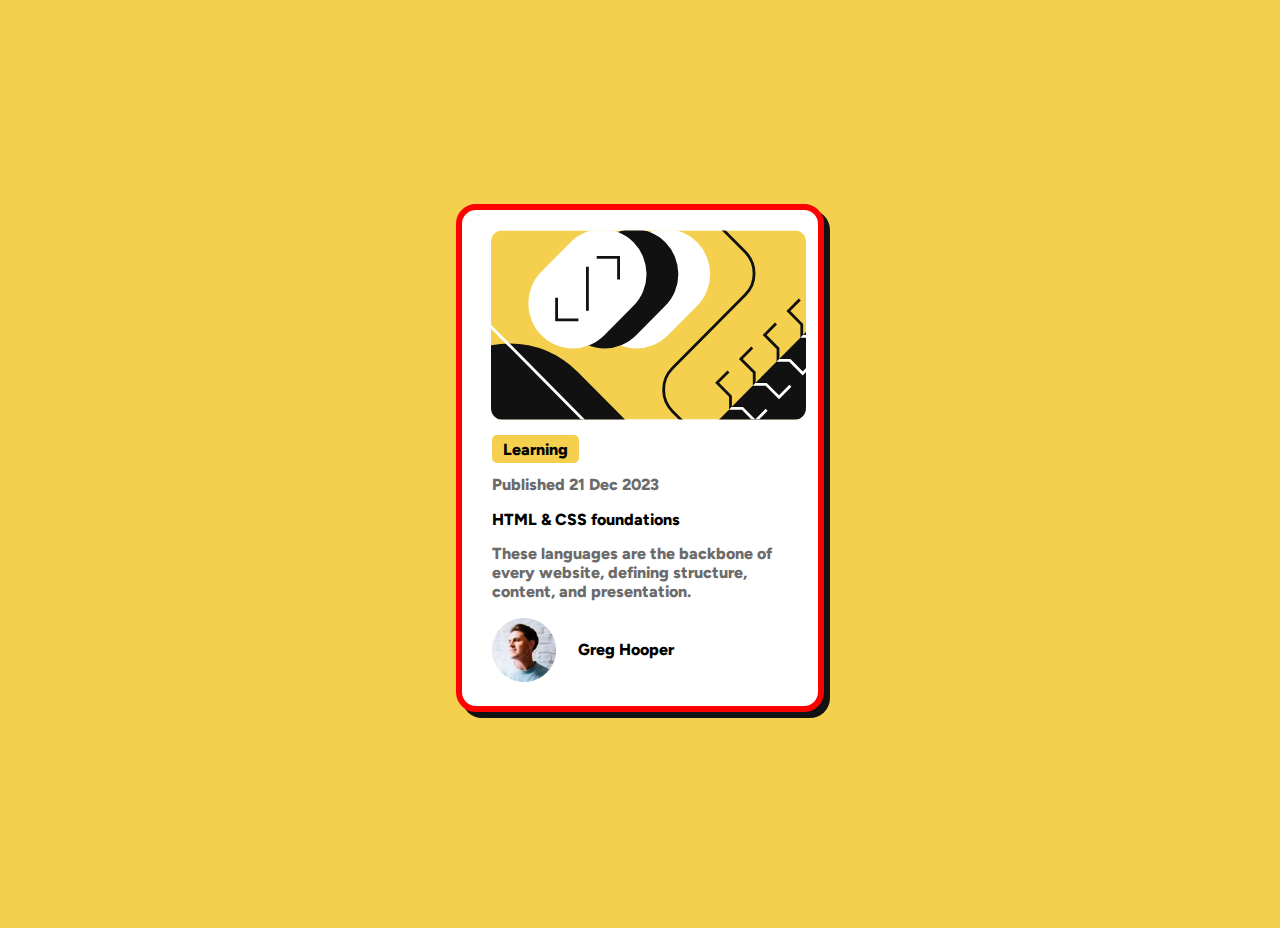
<file: index.html>
<!DOCTYPE html>
<html lang="en">
<head>
  <meta charset="UTF-8">
  <meta name="viewport" content="width=device-width, initial-scale=1.0"> <!-- displays site properly based on user's device -->

  <link rel="icon" type="image/png" sizes="32x32" href="./assets/images/favicon-32x32.png">
  <link rel="stylesheet" href="style.css">
  <link rel="preconnect" href="https://fonts.googleapis.com">
  <link rel="preconnect" href="https://fonts.gstatic.com" crossorigin>
  <link href="https://fonts.googleapis.com/css2?family=Figtree:ital,wght@0,300..900;1,300..900&family=Roboto+Condensed:ital,wght@0,100..900;1,100..900&display=swap" rel="stylesheet">
  
  <title>Frontend Mentor | Blog preview card</title>

  <!-- Feel free to remove these styles or customise in your own stylesheet 👍 -->
  <style>
    .attribution { font-size: 11px; text-align: center; }
    .attribution a { color: hsl(228, 45%, 44%); }
  </style>
</head>
<body>
<main class="container">
    
      <div class="card">
        <img src="assets/images/illustration-article.svg" alt="" class="layout">
        <p class="box1"><span class="box">Learning</span></p>
        <p class="date">Published 21 Dec 2023</p>
        <p class="title">HTML & CSS foundations</p>
        <p class="text">These languages are the backbone of every website, defining structure, content, and presentation.</p>
        <div class="author-data">
          <img src="assets/images/image-avatar.webp" alt="author" class="image">
          <p class="greg">Greg Hooper</p>
        </div>
      </div>
</main>
  
  <footer>
    <div class="attribution">
      Challenge by <a href="https://www.frontendmentor.io?ref=challenge" target="_blank">Frontend Mentor</a>.
      Coded by <a href="#">ATB</a>.
    </div>
  </footer>
</body>
</html>
</file>
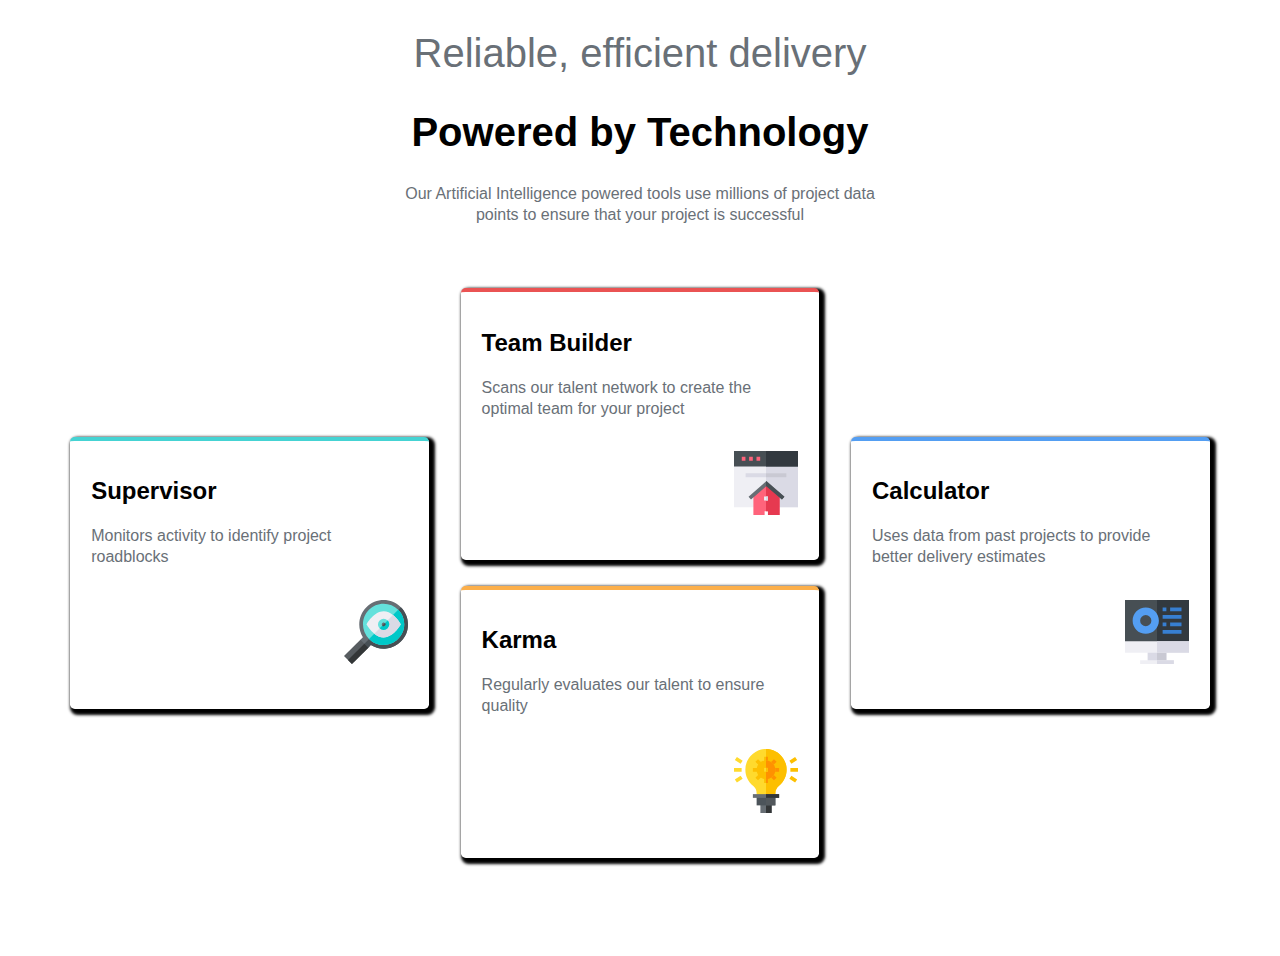
<file: four-card-feature-section-master/index.html>
<!DOCTYPE html>
<html lang="en">
<head>
  <meta charset="UTF-8">
  <meta name="viewport" content="width=device-width, initial-scale=1.0"> <!-- displays site properly based on user's device -->

  <link rel="icon" type="image/png" sizes="32x32" href="./images/favicon-32x32.png">
  <link rel="stylesheet" href="style.css">
  
  <title>Frontend Mentor | Four card feature section</title>

  <!-- Feel free to remove these styles or customise in your own stylesheet 👍 -->
  <style>
    .attribution { font-size: 11px; text-align: center; }
    .attribution a { color: hsl(228, 45%, 44%); }
    
  </style>
</head>
<body>
    <header>
      <section><h1 class="rel">Reliable, efficient delivery</h1><h1 class="power">Powered by Technology</h1>
        <span>Our Artificial Intelligence powered tools use millions of project data</span> <div class="point">points to ensure that your project is successful</div>
      </section>
    </header>
  <main class="container">
    <div class="text">
      <div class="col"> 
        <div class="card sup">
          <h2>Supervisor</h2>
          <p>Monitors activity to identify project roadblocks</p>
          <img src="images/icon-supervisor.svg" alt="" class="supervisor">
        </div>
      </div>
      <div class="col two">
        <div class="card build">
          <h2>Team Builder</h2>
          <p>Scans our talent network to create the optimal team for your project</p>
          <img src="images/icon-team-builder.svg" alt="" class="builder">
        </div>
        <div class="card karma">
          <h2>Karma</h2>
          <p>Regularly evaluates our talent to ensure quality</p>
          <img src="images/icon-karma.svg" alt="" class="kar">
        </div>
      </div>
      <div class="col">
        <div class="card calc">
          <h2>Calculator</h2>
          <p>Uses data from past projects to provide better delivery estimates</p>
          <img src="images/icon-calculator.svg" alt="" class="calculator">
        </div>
      </div>
    </div>
  </main>

  
  <footer>
    <p class="attribution">
      Challenge by <a href="https://www.frontendmentor.io?ref=challenge" target="_blank">Frontend Mentor</a>. 
      Coded by <a href="#">ATB</a>.
    </p>
  </footer>
</body>
</html>
</file>
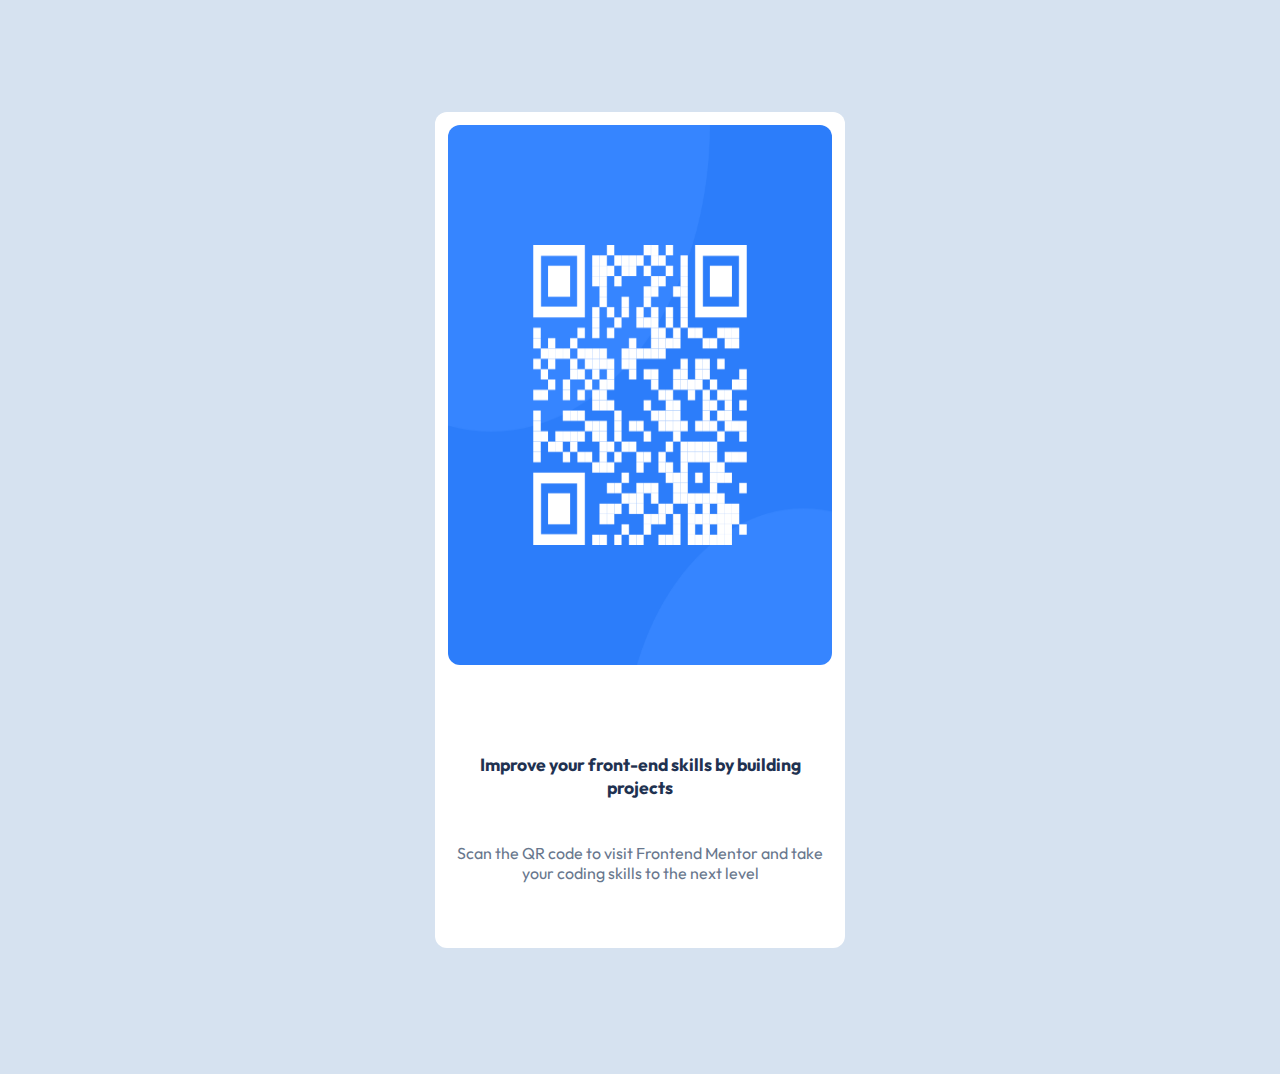
<file: qr-code-component-main/index.html>
<!DOCTYPE html>
<html lang="en">
<head>
  <meta charset="UTF-8">
  <meta name="viewport" content="width=device-width, initial-scale=1.0"> <!-- displays site properly based on user's device -->

  <link rel="icon" type="image/png" sizes="32x32" href="./images/favicon-32x32.png">
  <link rel="stylesheet" href="style.css">
  
  <title>Frontend Mentor | QR code component</title>

  <!-- Feel free to remove these styles or customise in your own stylesheet 👍 -->
  <style>
    .attribution { font-size: 11px; text-align: center; }
    .attribution a { color: hsl(228, 45%, 44%); }
  </style>
</head>
<body>
  <div class="container">
    <div class="wrapper">
      <img src="images/image-qr-code.png" alt="" class="qr">
      <div class="text">
        <header>Improve your front-end skills by building projects</header>
        <p>Scan the QR code to visit Frontend Mentor and take your coding skills to the next level</p>
      </div>
    </div>
  </div>

  

  
  
  <footer>
    <div class="attribution">
      Challenge by <a href="https://www.frontendmentor.io?ref=challenge" target="_blank">Frontend Mentor</a>.
      Coded by <a href="#">Your Name Here</a>.
    </div>
  </footer>
</body>
</html>
</file>
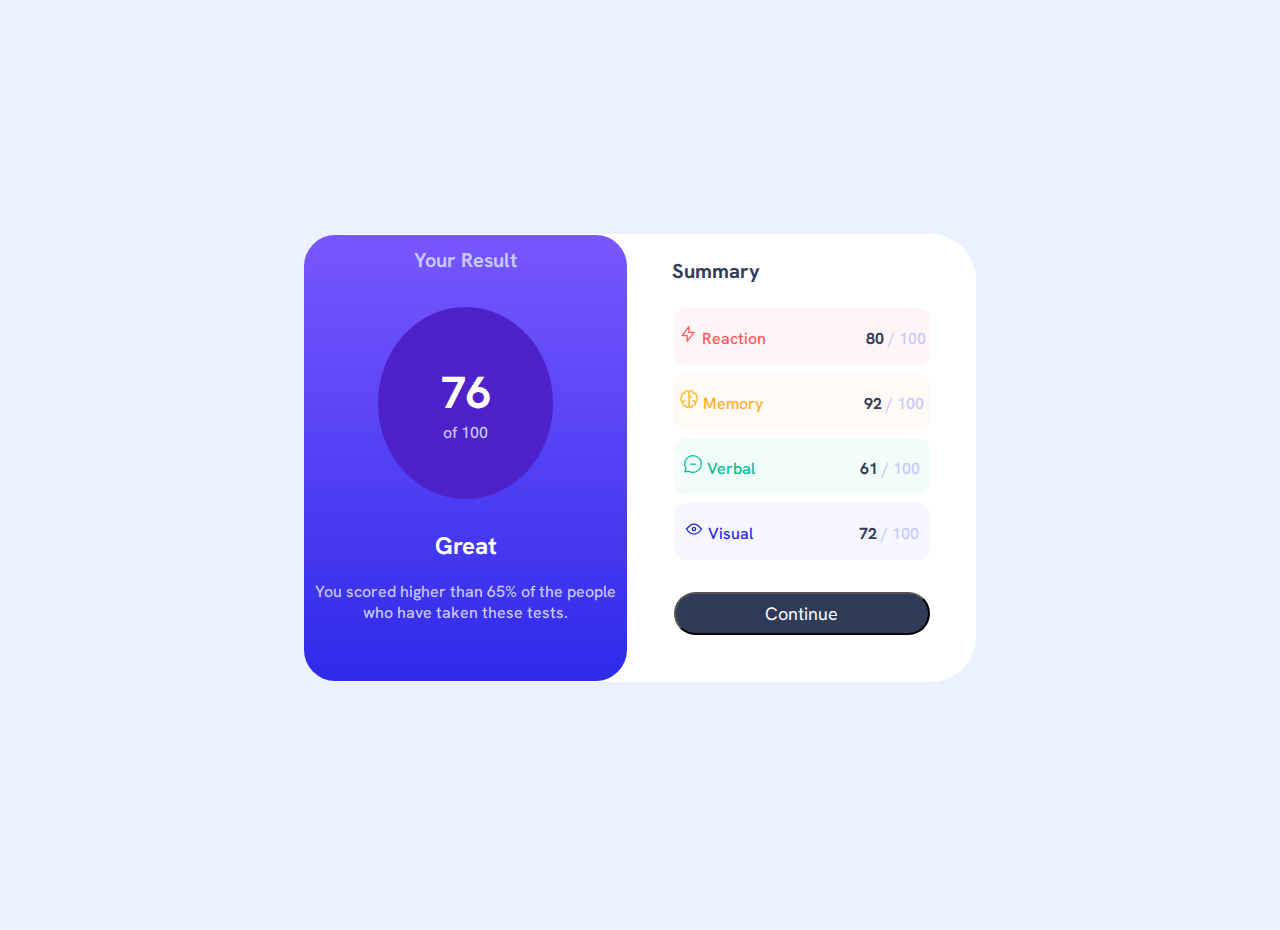
<file: results-summary-component-main/index.html>
<!DOCTYPE html>
<html lang="en">
<head>
  <meta charset="UTF-8">
  <meta name="viewport" content="width=device-width, initial-scale=1.0"> <!-- displays site properly based on user's device -->

  <link rel="icon" type="image/png" sizes="32x32" href="./assets/images/favicon-32x32.png">
  <link rel="stylesheet" href="style.css">
  
  <title>Frontend Mentor | Results summary component</title>

  <!-- Feel free to remove these styles or customise in your own stylesheet 👍 -->
  <style>
    .attribution { font-size: 11px; text-align: center; }
    .attribution a { color: hsl(228, 45%, 44%); }
  </style>
</head>
<body>
  <main class="container">
    <div class="wrapper">
      <div class="first">
          <div class="rest">
            <header>Your Result</header>
            <section>
              <div>76</div>
              <div>of 100</div>
            </section>
            <h2>Great</h2>
            <div class="score">You scored higher than 65% of the people who have taken these tests.</div>
          </div>
      </div>
      
      <div class="second">
         <section>Summary</section>
          <div class="sum">
            <div class="same flex one">
              <p class="mesmo red">
                <img src="assets/images/icon-reaction.svg" alt="">
                Reaction
              </p>
              <p>80 <span>/ 100</span></p>
            </div>
            <div class="same flex two">
              <p class="mesmo yellow">
                <img src="assets/images/icon-memory.svg" alt="">
                Memory
              </p>
              <p>92 <span>/ 100</span></p>
            </div>
            <div class="same flex three">
              <p class="mesmo green">
                <img src="assets/images/icon-verbal.svg" alt="">
                Verbal
              </p>
              <p>61 <span>/ 100</span></p>
            </div>
            <div class="same flex four">
              <p class="mesmo purple">
                <img src="assets/images/icon-visual.svg" alt="">
                Visual
              </p>
              <p>72 <span>/ 100</span></p>
            </div>
            <button>Continue</button>
          </div>
      </div>
    </div>
  </main>
  
  <footer>
    <div class="attribution">
      Challenge by <a href="https://www.frontendmentor.io?ref=challenge" target="_blank">Frontend Mentor</a>.
      Coded by <a href="#">Your Name Here</a>.
    </div>
  </footer>
</body>
</html>
</file>
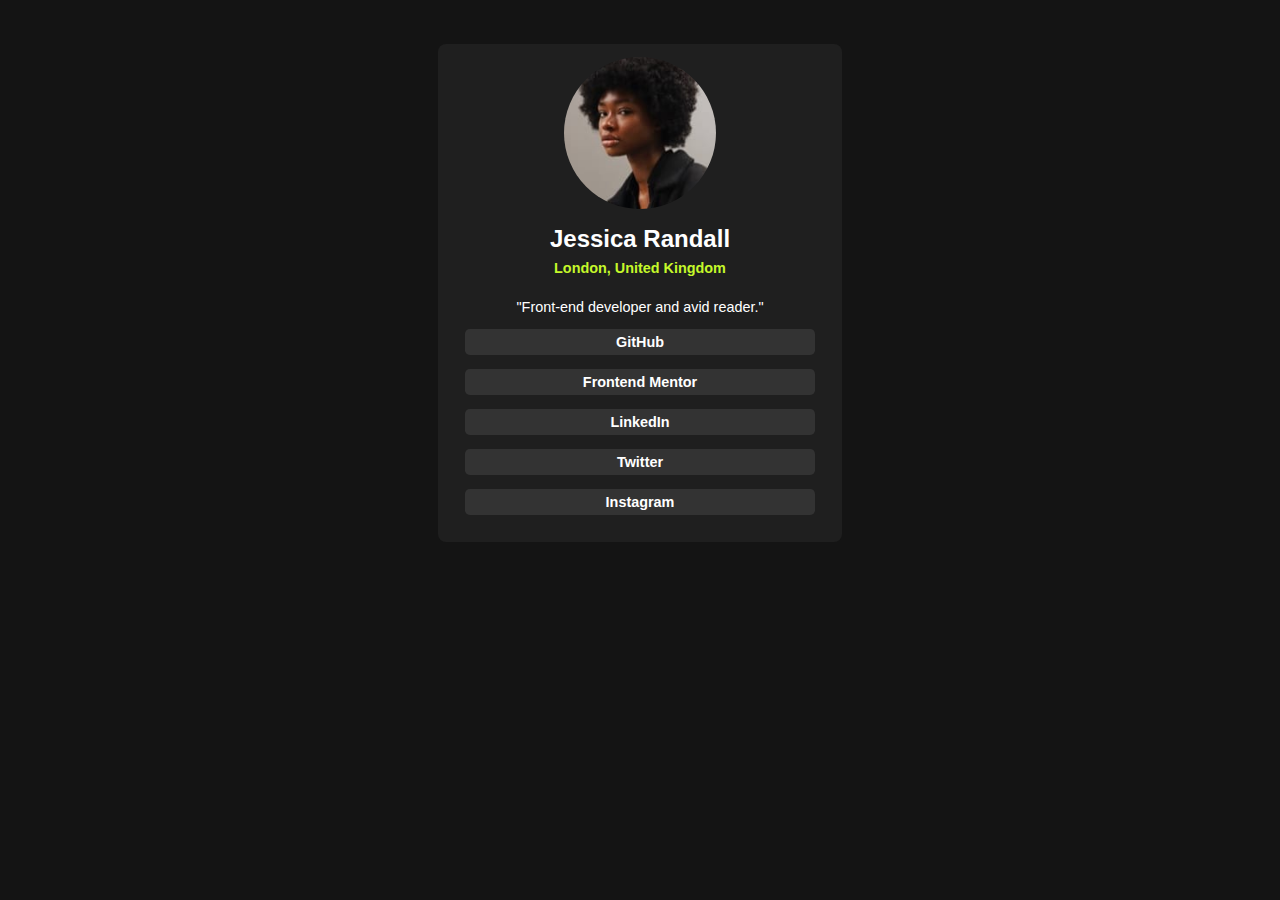
<file: social-links-profile-main/index.html>
<!DOCTYPE html>
<html lang="en">
  <head>
   <meta charset="UTF-8">
   <meta name="viewport" content="width=device-width, initial-scale=1.0"> <!-- displays site properly based on user's device -->

   <link rel="icon" type="image/png" sizes="32x32" href="./assets/images/favicon-32x32.png">
    <link rel="stylesheet" href="style.css">
  
    <title>Frontend Mentor | Social links profile</title>

    <!-- Feel free to remove these styles or customise in your own stylesheet 👍 -->
    <style>
    .attribution { font-size: 11px; text-align: center; }
    .attribution a { color: hsl(228, 45%, 44%); }
    </style>
    <body>
      <main class="container">
        <div class="box">
          <img src="assets/images/avatar-jessica.jpeg" alt="" class="profile">
          <h1 class="name">Jessica Randall</h1>
          <p class="location">London, United Kingdom</p>
          <p class="speech">"Front-end developer and avid reader."</p>
          <a href="" class="btn" target="blank">GitHub</a>
          <a href="https://www.frontendmentor.io/solutions/first-test-website-on-card--2Sl4YeESg" class="btn" target="blank">Frontend Mentor</a>
          <a href="" class="btn" target="blank">LinkedIn</a>
          <a href="" class="btn" target="blank">Twitter</a>
          <a href="" class="btn" target="blank">Instagram</a>
        </div>
      </main>
    </body>
  </head>
  <footer>
    <div class="attribution">
      Challenge by <a href="https://www.frontendmentor.io?ref=challenge" target="_blank">Frontend Mentor</a>.
      Coded by <a href="#">ATB</a>.
    </div>
  </footer>
</html>
</file>
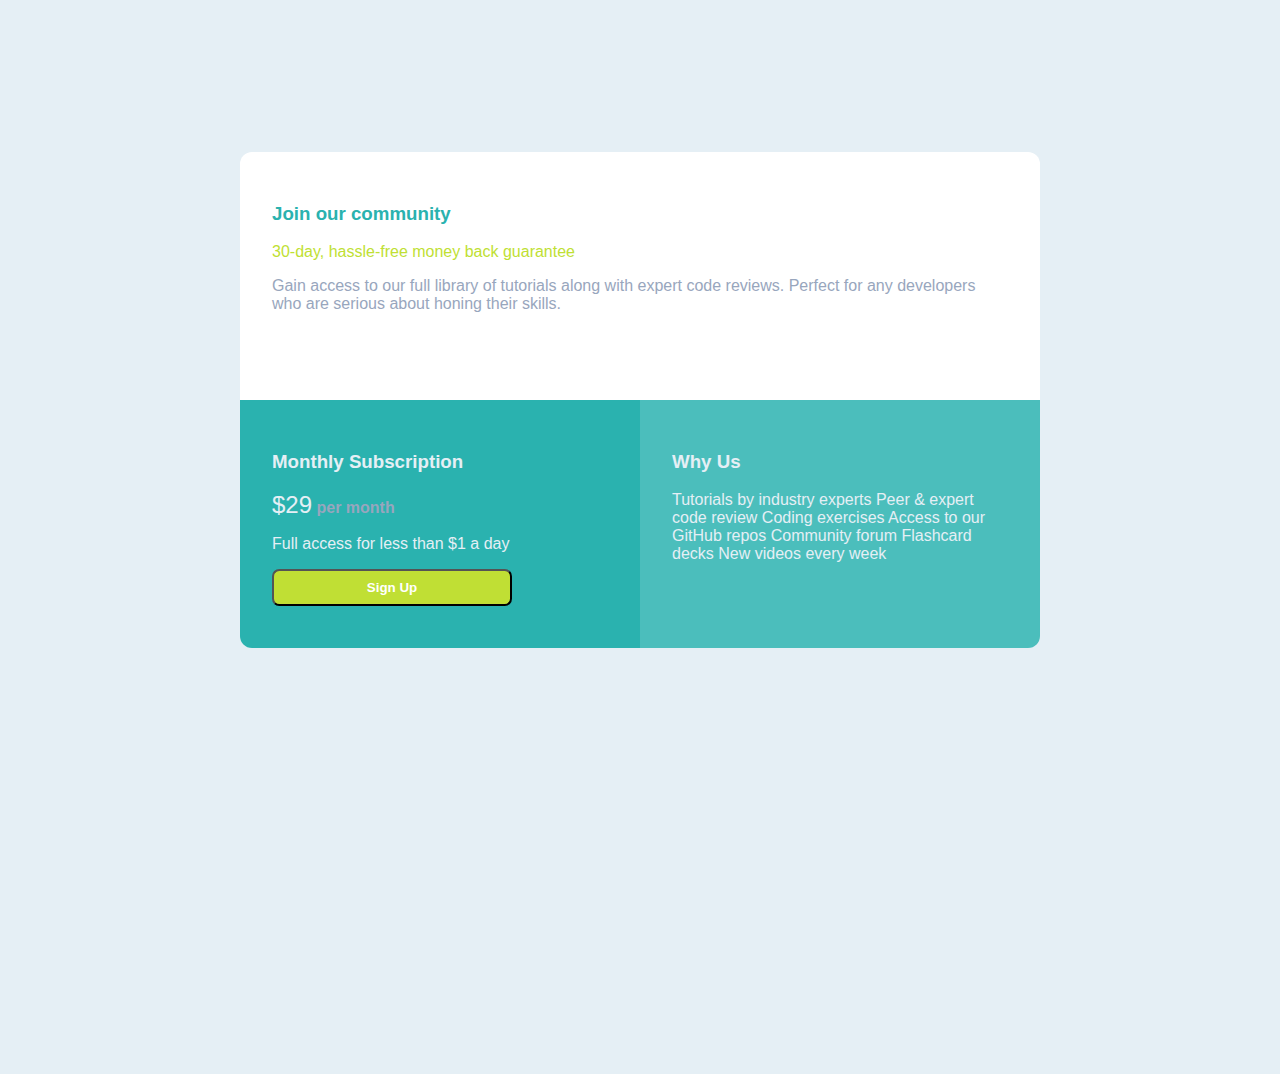
<file: single-price-grid-component-master/single-price-grid-component-master/index.html>
<!DOCTYPE html>
<html lang="en">
<head>
  <meta charset="UTF-8">
  <meta name="viewport" content="width=device-width, initial-scale=1.0"> <!-- displays site properly based on user's device -->

  <link rel="icon" type="image/png" sizes="32x32" href="./images/favicon-32x32.png">
  <link rel="stylesheet" href="style.css">
  
  <title>Frontend Mentor | Single Price Grid Component</title>

  <!-- Feel free to remove these styles or customise in your own stylesheet 👍 -->
  <style>
    .attribution { font-size: 11px; text-align: center; }
    .attribution a { color: hsl(228, 45%, 44%); }
  </style>
</head>
<body>
  <main class="container">
    <div class="wrapper">
      <div class="join">
        <h3><header>Join our community</header></h3> <span>30-day, hassle-free money back guarantee</span> 
        <p>Gain access to our full library of tutorials along with expert code reviews. 
        Perfect for any developers who are serious about honing their skills.</p>
      </div>
      <div class="mon"><h3>Monthly Subscription</h3>
        <span>&dollar;29</span> <b>per month</b>
        <p>Full access for less than &dollar;1 a day</p>
        <button>Sign Up</button>
      </div>
      <div class="why">
        <h3>Why Us</h3>
          <p>Tutorials by industry experts
            Peer &amp; expert code review
            Coding exercises
            Access to our GitHub repos
            Community forum
            Flashcard decks
            New videos every week
          </p>
      </div>
    </div>
  </main>
  <footer>
    <p class="attribution">
      Challenge by <a href="https://www.frontendmentor.io?ref=challenge" target="_blank">Frontend Mentor</a>. 
      Coded by <a href="#">Your Name Here</a>.
    </p>
  </footer>
</body>
</html>
</file>
<file: style.css>
:root{
    --clr-yellow: hsl(47, 88%, 63%);
    --clr-white: hsl(0, 0%, 100%);
    --fw-500: 500;
    --fw-800: 800;
    --fs-16: 16px;
    --clr-gray: hsl(0, 0%, 42%);
    --clr-gray2: hsl(0, 0%, 7%);
}
body{
    background-color: var(--clr-yellow);
    max-height: 100%;
}
.container{
    display: grid;
    place-items: center;
    min-height: 100dvh;
    width: 100%;
}
.card{
    background-color: var(--clr-white);
    width: 25%;
    position: relative;
    border-radius: 20px;
    padding: 20px 20px;
    box-shadow: 6px 6px 0 var(--clr-gray2);
    border: 6px solid red;
}
.card:hover {
    box-shadow: 10px 10px 0 var(--clr-gray2);
}
p{
  font-family: "Figtree", sans-serif;
  font-optical-sizing: auto;
  font-weight: weight;
  font-style: normal;
}
p:hover {
    color: var(--clr-yellow);
}
.box{
    background-color: var(--clr-yellow);
    border-radius: 5px;
    border-width: 100px;
    padding: .3rem .7rem;
}
.box1{
    text-indent: 10px;
    font-weight: var(--fw-800);
    font-size: var(--fs-16);
}
.box1:hover {
    color: var(--clr-gray);
}
.date{
    color: var(--clr-gray);
    font-weight: var(--fw-800);
    text-indent: 10px;
}
.title{
    text-indent: 10px;
    font-weight: var(--fw-800);
    font-size: var(--fs-16);
}
.text{
    color: var(--clr-gray);
    font-weight: var(--fw-800);
    display: inline-flex;
    padding-left: 10px;
    margin-top: -500px;
}
.author-data{
    display: inline-flex;
    align-items: center;
    gap: 2rem;
    font-weight: var(--fw-800);
}
.image{
    position: relative;
    left: 10px;
    max-width: 100px;
}
.layout{
    border-radius: 12px;
    position: relative;
    left: 8.5px;
    max-width: 100% ;
}
.attribution{
    text-indent: -10000000px;
}
</file>
<file: four-card-feature-section-master/style.css>
:root{
    --clr-red: hsl(0, 78%, 62%);
    --clr-cyan: hsl(180, 62%, 55%);
    --clr-orange: hsl(34, 97%, 64%);
    --clr-blue: hsl(212, 86%, 64%);
    --clr-grey500: hsl(234, 12%, 34%);
    --clr-grey400: hsl(212, 6%, 44%);
    --clr-white: hsl(0, 0%, 100%);
    --ff-pop: "Poppins", sans-serif;
    --fs-400: 0.9375rem;
    --fs-500: 1.25rem;
    --fs-600: 1.625rem;
    --fs-900: 2.5rem;
    --fw-200: 200;
    --fw-400: 400;
    --fw-600: 600;
}
body{
    background-color: var(--clr-white);
}
html{
    font-family: var(--ff-pop);
    font-weight: var(--fw-400);
    font-style: normal;
    line-height: 0.5;
    justify-content: center;
}
section{
    text-align: center;
}
p,.rel,span, .point{
    font-weight: var(--fw-200);
    color: var(--clr-grey400);
    line-height: 1.3;
}
h1{
    font-size: var(--fs-900);
    line-height: 1.3;
}
h2{
    line-height: 1.3;
}
.text{
    padding: 3.9rem;
    display: grid;
    grid-template-columns: repeat(3, 1fr);
}
.two{
    display: grid;
    gap: 1.6rem;
}
.col{
    flex: 1;
    place-content: center;
}
.card{
    background: var(--clr-white);
    box-shadow: 3px 3px 3px 3px;
    border-radius: 0.3rem;
    padding: 0.9rem 1.3rem 2.8rem 1.3rem;
}
img{
    display: block;
    margin-left: auto;
    margin-top: 2rem;
}
footer{
    text-indent: -999999999px;
}
.calc{
    border-top: 4px solid var(--clr-blue);
}
.build{
    border-top: 4px solid var(--clr-red);
}
.karma{
    border-top: 4px solid var(--clr-orange);
}
.sup{
    border-top: 4px solid var(--clr-cyan);
}
@media (max-width: 985px) {
    .text{
        padding: 3.9rem;
        gap: 2rem;
        display: grid;
        grid-template-columns: repeat(1, 1fr);
        justify-content: center;
    }
}
@media (max-width: 1440px) {
    .text{
    padding: 3.9rem;
    gap: 2rem;
    display: grid;
    grid-template-columns: repeat(auto-fit, 1fr);
    justify-content: center;
}
}
</file>
<file: qr-code-component-main/style.css>
@import url("https://fonts.googleapis.com/css2?family=Outfit:wght@100..900&display=swap");
:root{
    --clr-white: hsl(0, 0%, 100%);
    --clr-slate300: hsl(212, 45%, 89%);
    --clr-slate500: hsl(216, 15%, 48%);
    --clr-slate900: hsl(218, 44%, 22%);
    --ff-fam: 'Outfit';
    --fw-400: 400;
    --fw-700: 700;
    --fs-15p: 0.938rem;
}
*{
    margin: 0;
    padding: 0;
}
html{
    font-family: var(--ff-fam);
}
footer{
    text-indent: -9999999999999px;
}
body{
    background: var(--clr-slate300);
}
.wrapper{
    display: grid;
    margin: 0 auto;
    margin-block: 7rem;
    border-radius: 0.75rem;
    background: var(--clr-white);
    max-width: 21%;
    padding: 0.8rem;
}
.qr{
    height: 18rem;
    margin-inline: auto;
    border-radius: 0.75rem;
    max-width: 100%;
}
.text{
    text-align: center;
    display: grid;
    gap: 1rem;
    margin-block: 2rem 1.5rem;
}
header{
    font-size: 1.1rem;
    color: var(--clr-slate900);
    font-weight: var(--fw-700);
}
p{
    color: var(--clr-slate500);
}
@media (max-width:1280px){
    .wrapper{
    display: grid;
    margin-block: 7rem;
    border-radius: 0.75rem;
    background: var(--clr-white);
    max-width: 30vw;
    height: 90vh;
    padding: 0.8rem;
}
.qr{
    width: 100%;
    height: 60vh;
}
}
@media (max-width:780px){
    .wrapper{
    display: grid;
    margin-block: 7rem;
    border-radius: 0.75rem;
    background: var(--clr-white);
    max-width: 50vw;
    height: 90vh;
    padding: 0.8rem;
}
.qr{
    width: 100%;
    height: 60vh;
}
}
@media (max-width: 600px){
    .wrapper{
    display: grid;
    margin-block: 7rem;
    border-radius: 0.75rem;
    background: var(--clr-white);
    max-width: 70vw;
    padding: 0.8rem;
}
.qr{
    width: 80vw;
}
}
</file>
<file: results-summary-component-main/style.css>
/* essentials */
@import url("https://fonts.googleapis.com/css2?family=Hanken+Grotesk:ital,wght@0,100..900;1,100..900&display=swap");
:root{
    --clr-blackblue: hsla(241, 72%, 46%, 0);
    --clr-cobaltblue: hsl(234, 85%, 45%);
    --clr-green: hsl(166, 100%, 37%);
    --clr-greyblue: hsl(224, 30%, 27%);
    --clr-greyishwhite: hsl(221, 100%, 96%);
    --clr-lavendar: hsl(241, 100%, 89%);
    --clr-orangyel: hsl(39, 100%, 56%);
    --clr-red: hsl(0, 100%, 67%);
    --clr-royalblue: hsl(241, 81%, 54%);
    --clr-slateblue: hsl(252, 100%, 67%);
    --clr-violet: hsla(256, 72%, 46%, 1);
    --clr-white: hsl(0, 0%, 100%);
    --ff-fam: 'Hanken Grotesk', sans-serif;
    --fs-18: 1.125rem;
    --fw-500: 500;
    --fw-700: 700;
    --fw-800: 800;
}
footer{
    text-indent: -9999999999px;
}
/* body */
html{
    font-family: var(--ff-fam);
}
body{
    background: var(--clr-greyishwhite);
}
.wrapper{
    background-color: var(--clr-white);
    border-radius: 2.85rem;
    display: flex; 
    height: 28rem;
    margin: auto;
    width: 42rem;
}
.container{
    display: flex;
    height: 100dvh;
    justify-content: center;
}
/* first */
.first{ 
    background: linear-gradient(var(--clr-slateblue), var(--clr-royalblue));
    border-radius: 1.95rem;
    color: var(--clr-lavendar);
    margin-bottom: -4rem;
    margin: auto;
    padding-top: 6rem;
    padding: 3.6rem 0.2rem;
    text-align: center;
    width: 100%;
}
div.first:nth-child(1){
    font-weight: var(--fw-500);
}
.first section{
    background: linear-gradient(var(--clr-violet));
    border-radius: 90%;
    margin-inline: auto;
    padding: 3.5rem;
    position: relative;
    top: -0.7rem;
    width: 20%;
}
.rest{
    position: relative;
    top: -0.046rem;
}
h2{
    color: var(--clr-white);
}
header{
    font-size: 1.25rem;
    font-weight: var(--fw-700);
    position: relative;
    top: -2.8rem;
}
section > div:nth-child(1){
    color: var(--clr-white);
    font-size: 2.8rem;
    font-weight: var(--fw-700);
}
/* second */
.second{
    padding: 1rem;
    width: 100%;
}
.second span{
    color: var(--clr-lavendar);
    font-weight: var(--fw-500);
}
.second section{
    bottom: -0.5rem;
    color: var(--clr-greyblue);
    font-size: 1.25rem;
    font-weight: var(--fw-700);
    left: 1.8rem;
    position: relative;
}
div .second p:nth-child(odd){
    font-weight: var(--fw-500);
    left: -2rem;
    position: relative;
}
div .second p:nth-child(even){
    color: var(--clr-greyblue);
    font-weight: var(--fw-700);
    left: 2rem;
    position: relative;
}
/* second buttons/borders */
.same{
    align-items: baseline;
    display: flex;
    justify-content: space-evenly;
}
button{
    background: var(--clr-greyblue);
    border-radius: 1.5rem;
    bottom: -1.5rem;
    color: var(--clr-white);
    display: block;
    font-family: var(--ff-fam);
    font-size: var(--fs-18);
    padding: 0.5rem;
    position: relative;
    width: 16rem;
}
button:hover{
    background: linear-gradient(var(--clr-slateblue), var(--clr-royalblue));
    cursor: pointer;
}
.one{
    background: hsl(353, 100%, 98%);
    border-radius: 0.75rem;
}
.two{
    background: hsl(33, 100%, 98%);
    border-radius: 0.75rem;
}
.three{
    background: hsl(158, 73%, 97%);
    border-radius: 0.75rem;
}
.four{
    background: hsl(240, 83%, 98%);
    border-radius: 0.75rem;
}
.red{
    color: var(--clr-red);
}
.yellow{
    color: var(--clr-orangyel);
}
.green{
    color: var(--clr-green);
}
.purple{
    color: var(--clr-royalblue);
}
.sum{
    display: grid;
    gap: 0.5rem;
    justify-content: center;
    margin-left: 1rem;
    margin-top: 2rem;
    width: 90%;
}
/* media */
@media (max-width: 579px){
    .wrapper{
    background-color: var(--clr-white);
    border-radius: 2.85rem;
    display: grid; 
}
.second{
    padding: 1rem;
    width: 100%;
    background-color: var(--clr-white);
}
body{
    background: var(--clr-white);
}
}
</file>
<file: social-links-profile-main/style.css>
:root{
    --clr-green: hsl(75, 94%, 57%);
    --clr-white: hsl(0, 0%, 100%);
    --clr-700: hsl(0, 0%, 20%);
    --clr-800: hsl(0, 0%, 12%);
    --clr-900: hsl(0, 0%, 8%);
    --fw-400: 400;
    --fw-600: 600;
    --fw-700: 700;
}
p, h1, a{
  font-family: "Inter", sans-serif;
  font-optical-sizing: auto;
  font-weight: weight;
  font-style: normal;
  color: var(--clr-white);
  text-align: center;
  font-size: 0.9em;
}
body{
    background-color: var(--clr-900);
    overflow: auto;
}
.container{
    background-color: var(--clr-800);
    border-radius: 0.5rem;
    width: 30%;
    margin: auto;
    margin-top: 4.5%;
    padding: 1%;
}
.profile{
    display: block;
    margin: auto;
    border-radius: 70%;
    width: 40%;
}
.location{
    color: var(--clr-green);
    font-weight: var(--fw-600);
    position: relative;
    top: -0.6em;
}
.name{
    font-weight: var(--fw-700);
    font-size: 1.5em;
}
.btn{
    background-color: var(--clr-700);
    margin: 1em;
    padding: 0.3rem;
    border-radius: 0.3rem;
    font-weight: var(--fw-600);
    display: grid ;
    text-decoration: none;
}
.btn:hover{
    background-color: var(--clr-green);
    color: var(--clr-700);
}
.attribution{
    text-indent: -999999999999999999999999px;
}
@media screen and (min-width: 375px) {
    .profile{
    display: block;
    margin: auto;
    border-radius: 90%;
    }
    .container{
        width: 80%;
        margin: auto;
        margin-top: 23.5%;
        height: 10%;
    }
}
@media screen and (min-width: 1024px) {
    .profile{
    display: block;
    margin: auto;
    border-radius: 90%;
    }
    .container{
        width: 30%;
        margin: auto;
        margin-top: 3.5%;
    }
}
</file>
<file: single-price-grid-component-master/single-price-grid-component-master/style.css>
:root{
    --clr-cyan: hsl(179, 62%, 43%);
    --clr-cyand: hsl(179, 47%, 52%);
    --clr-yellow: hsl(71, 73%, 54%);
    --clr-lgray: hsl(204, 43%, 93%);
    --clr-bgray: hsl(218, 22%, 67%);
    --fs-16: 1rem;
    --fw-400: 400;
    --fw-700: 700
}
html{
    font-family: "Karla", sans-serif;
    font-style: normal;
    font-optical-sizing: auto;
}
body{
    background-color: var(--clr-lgray);
}
header{
    color: var(--clr-cyan);
}
.wrapper{
    display: grid;
    place-content: center;
    grid-template-columns: repeat(4, 12.5rem);
    grid-template-rows: repeat(3, 15.5rem);
    padding: 9rem;
}
.join > span{
    color: var(--clr-yellow);
}
.join > p{
    color: var(--clr-bgray);
}
.join{
    grid-column-start: 1;
    grid-column-end: 5;
    padding: 2rem;
    background-color: white;
    border-top-left-radius: 0.75rem;
    border-top-right-radius: 0.75rem;
}
.mon{
    background-color: var(--clr-cyan);
    grid-column-start: 1;
    grid-column-end: 3;
    color: var(--clr-lgray);
    padding: 2rem;
    border-bottom-left-radius: 0.75rem;
}
.mon > span{
    font-size: 1.5rem;
}
b{
    color: var(--clr-bgray);
    font-weight: var(--fw-700);
}
.why{
    background-color: var(--clr-cyand);
    grid-column-start: 3;
    grid-column-end: 5;
    color: var(--clr-lgray);
    padding: 2rem;
    border-bottom-right-radius: 0.75rem
}
button{
    background: var(--clr-yellow);
    color: white;
    width: 15rem;
    height: 2.3rem;
    font-weight: var(--fw-700);
    border-radius: 0.45rem;
}
footer{
    text-indent: -99999999999px;
}
@media (max-width: 500px) {
    .wrapper{
        display: inline;
        text-align: left;
    }
    .mon{
        border-radius: 0;
    }
    .why{
        border-bottom-right-radius: 0.75rem;
        border-bottom-left-radius: 0.75rem;
    }
    button{
        max-width: 100%;
        width: 20rem;
        height: 3rem;
    }
}
</file>
